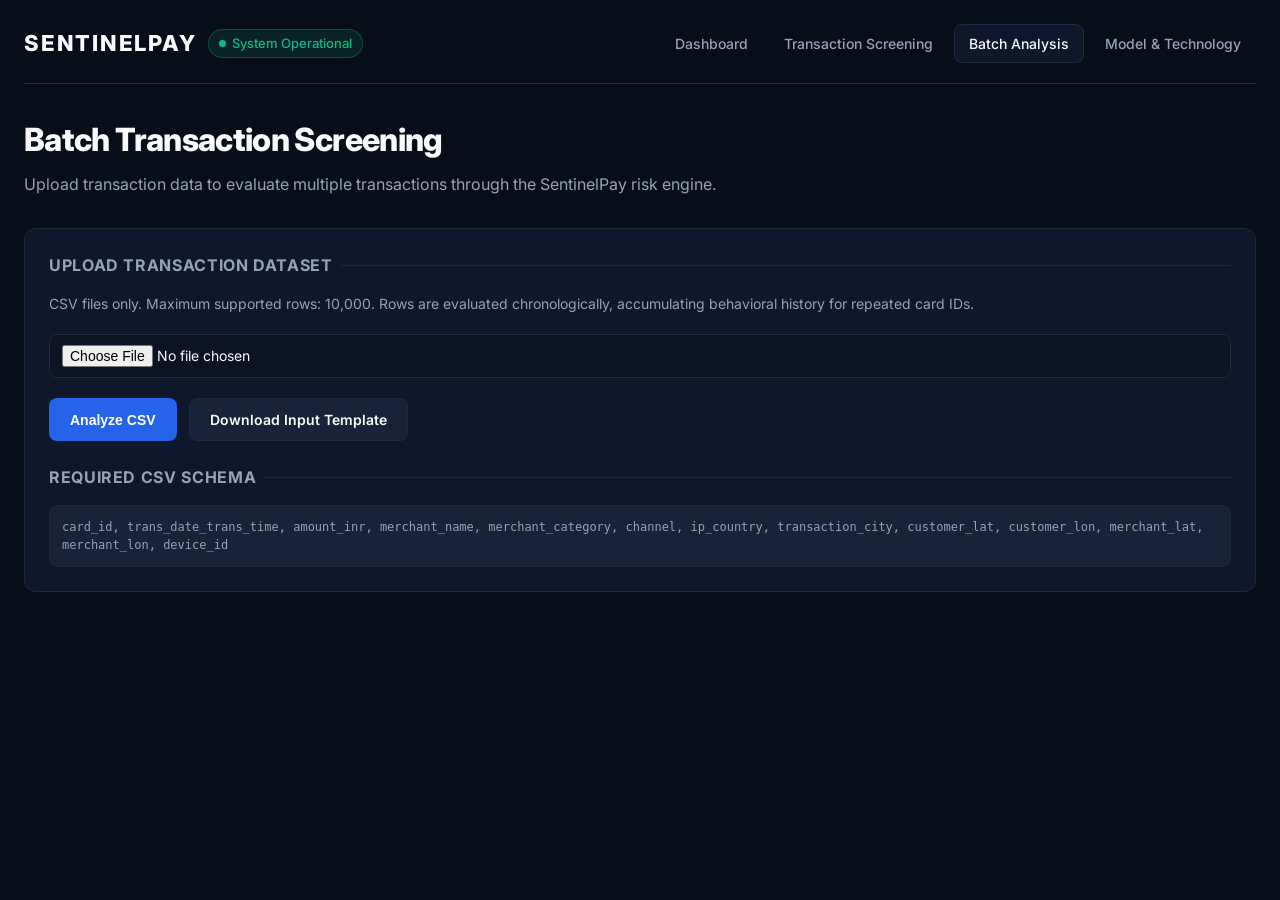
<file: templates/batch.html>
<!doctype html>
<html lang="en">
<head>
  <meta charset="utf-8">
  <meta name="viewport" content="width=device-width, initial-scale=1">
  <title>SentinelPay — Batch Transaction Screening</title>
  <link rel="stylesheet" href="/static/style.css">
</head>
<body>
  <div class="app-shell">
    <header class="nav-header">
      <div class="brand-block">
        <div class="brand-title">SENTINELPAY</div>
        <div class="status-badge"><span class="dot"></span> System Operational</div>
      </div>
      <nav class="main-nav">
        <a href="/">Dashboard</a>
        <a href="/screen">Transaction Screening</a>
        <a class="active" href="/batch">Batch Analysis</a>
        <a href="/model">Model &amp; Technology</a>
      </nav>
    </header>

    <main>
      <section class="hero">
        <h1>Batch Transaction Screening</h1>
        <p>Upload transaction data to evaluate multiple transactions through the SentinelPay risk engine.</p>
      </section>

      <section class="panel">
        <div class="section-title">Upload Transaction Dataset</div>
        <p style="color: var(--text-muted); font-size: 14px; margin-bottom: 20px;">
          CSV files only. Maximum supported rows: 10,000. Rows are evaluated chronologically, accumulating behavioral history for repeated card IDs.
        </p>

        <div class="field-group" style="margin-bottom: 20px;">
          <input id="csvFile" type="file" accept=".csv,text/csv">
        </div>

        <div class="form-actions" style="margin-top: 0;">
          <button id="analyzeBtn" class="btn btn-primary">Analyze CSV</button>
          <a class="btn btn-secondary" href="/api/template.csv">Download Input Template</a>
        </div>

        <div style="margin-top: 24px;">
          <div class="section-title">Required CSV Schema</div>
          <p style="font-family: monospace; font-size: 12px; color: var(--text-muted); background: var(--bg-card); padding: 12px; border-radius: 8px; border: 1px solid var(--border);">
            card_id, trans_date_trans_time, amount_inr, merchant_name, merchant_category, channel, ip_country, transaction_city, customer_lat, customer_lon, merchant_lat, merchant_lon, device_id
          </p>
        </div>
      </section>

      <section id="batchResult" class="panel hidden"></section>
    </main>
  </div>

  <script src="/static/batch.js"></script>
</body>
</html>
</file>
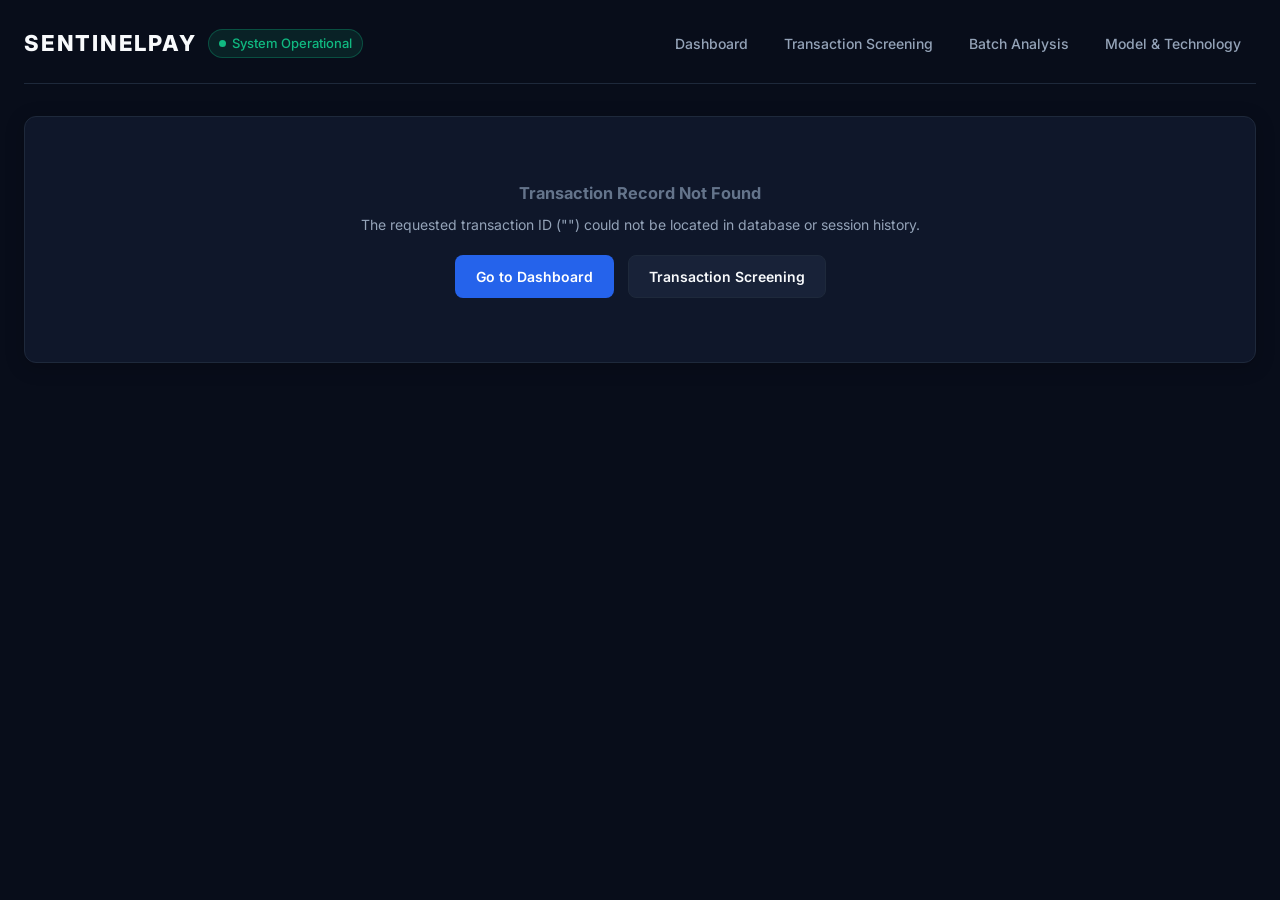
<file: templates/investigation.html>
<!doctype html>
<html lang="en">
<head>
  <meta charset="utf-8">
  <meta name="viewport" content="width=device-width, initial-scale=1">
  <title>SentinelPay — Transaction Investigation</title>
  <link rel="stylesheet" href="/static/style.css">
  <style>
    .report-card {
      background: var(--bg-panel);
      border: 1px solid var(--border);
      border-radius: 12px;
      padding: 32px;
      margin-bottom: 24px;
      box-shadow: 0 4px 20px rgba(0, 0, 0, 0.2);
    }
    
    .report-header {
      display: flex;
      justify-content: space-between;
      align-items: flex-start;
      padding-bottom: 20px;
      border-bottom: 1px solid var(--border);
      margin-bottom: 24px;
      gap: 16px;
      flex-wrap: wrap;
    }
    
    .report-brand {
      display: flex;
      align-items: center;
      gap: 14px;
    }
    
    .report-logo-icon {
      width: 44px;
      height: 44px;
      background: linear-gradient(135deg, #4f46e5, #2563eb);
      color: white;
      border-radius: 10px;
      display: flex;
      align-items: center;
      justify-content: center;
      font-size: 20px;
      font-weight: 800;
    }
    
    .report-brand-text h2 {
      font-size: 20px;
      font-weight: 800;
      letter-spacing: 0.05em;
      color: var(--text-main);
    }
    
    .report-brand-text p {
      font-size: 11px;
      font-weight: 700;
      letter-spacing: 0.08em;
      color: var(--text-muted);
      text-transform: uppercase;
    }
    
    .report-meta {
      font-size: 13px;
      color: var(--text-muted);
      line-height: 1.6;
      text-align: right;
    }
    
    .report-meta b {
      color: var(--text-main);
    }

    .executive-grid {
      display: grid;
      grid-template-columns: repeat(4, 1fr);
      gap: 16px;
      margin-bottom: 20px;
    }

    .executive-card {
      background: var(--bg-card);
      border: 1px solid var(--border);
      border-radius: 8px;
      padding: 16px;
      text-align: center;
    }

    .executive-card .lbl {
      font-size: 11px;
      font-weight: 700;
      letter-spacing: 0.06em;
      color: var(--text-muted);
      text-transform: uppercase;
      margin-bottom: 6px;
    }

    .executive-card .val {
      font-size: 22px;
      font-weight: 800;
      color: var(--text-main);
    }

    /* Risk indicator bar */
    .risk-bar-container {
      background: var(--bg-card);
      border: 1px solid var(--border);
      border-radius: 8px;
      padding: 16px 20px;
      margin-bottom: 32px;
    }

    .risk-bar-track {
      height: 12px;
      width: 100%;
      background: linear-gradient(to right, #10b981 0%, #10b981 40%, #f59e0b 40%, #f59e0b 70%, #ef4444 70%, #ef4444 100%);
      border-radius: 999px;
      position: relative;
    }

    .risk-bar-marker {
      position: absolute;
      top: -8px;
      width: 0;
      height: 0;
      border-left: 7px solid transparent;
      border-right: 7px solid transparent;
      border-top: 10px solid var(--text-main);
      transform: translateX(-50%);
      transition: left 0.3s ease;
    }

    /* Attributes two column table */
    .attr-grid {
      display: grid;
      grid-template-columns: 1fr 1fr;
      gap: 16px;
      margin-bottom: 32px;
    }

    .attr-table {
      width: 100%;
      border-collapse: collapse;
      background: var(--bg-card);
      border-radius: 8px;
      overflow: hidden;
      border: 1px solid var(--border);
    }

    .attr-table tr {
      border-bottom: 1px solid var(--border);
    }

    .attr-table tr:last-child {
      border-bottom: none;
    }

    .attr-table td {
      padding: 12px 16px;
      font-size: 13px;
    }

    .attr-table td.lbl {
      color: var(--text-muted);
      font-weight: 600;
      width: 45%;
      background: rgba(255, 255, 255, 0.02);
    }

    .attr-table td.val {
      color: var(--text-main);
      font-weight: 500;
    }

    @media (max-width: 800px) {
      .executive-grid { grid-template-columns: 1fr 1fr; }
      .attr-grid { grid-template-columns: 1fr; }
      .report-meta { text-align: left; }
    }
  </style>
</head>
<body>
  <div class="app-shell">
    <header class="nav-header">
      <div class="brand-block">
        <div class="brand-title">SENTINELPAY</div>
        <div class="status-badge"><span class="dot"></span> System Operational</div>
      </div>
      <nav class="main-nav">
        <a href="/">Dashboard</a>
        <a href="/screen">Transaction Screening</a>
        <a href="/batch">Batch Analysis</a>
        <a href="/model">Model &amp; Technology</a>
      </nav>
    </header>

    <main>
      <section class="report-card">
        <!-- Header Section -->
        <div class="report-header">
          <div class="report-brand">
            <div class="report-logo-icon">S</div>
            <div class="report-brand-text">
              <h2>SENTINELPAY AI</h2>
              <p>Fraud Investigation Report</p>
            </div>
          </div>
          
          <div class="report-meta">
            <div>Report ID: <b id="invReportId">Loading...</b></div>
            <div>Generated: <b id="invTimestamp">Loading...</b></div>
            <div>Engine: <b>XGBoost Classifier (Production)</b></div>
          </div>

          <div>
            <span id="invRiskBadge" class="badge-risk low">LOW RISK</span>
          </div>
        </div>

        <!-- Section 1: Executive Decision Summary -->
        <div class="section-title">1. Executive Decision Summary</div>
        
        <div class="executive-grid">
          <div class="executive-card">
            <div class="lbl">Model Decision</div>
            <div class="val" id="invDecision">—</div>
          </div>
          <div class="executive-card">
            <div class="lbl">Fraud Probability</div>
            <div class="val" id="invProbability">—</div>
          </div>
          <div class="executive-card">
            <div class="lbl">Risk Tier</div>
            <div class="val" id="invRiskTier">—</div>
          </div>
          <div class="executive-card">
            <div class="lbl">Recommended Action</div>
            <div class="val" id="invAction" style="font-size: 15px; font-weight: 800;">—</div>
          </div>
        </div>

        <!-- Risk Bar Indicator -->
        <div class="risk-bar-container">
          <div class="risk-bar-track">
            <div class="risk-bar-marker" id="riskMarker" style="left: 0%;"></div>
          </div>
        </div>

        <!-- Section 2: Transaction Attributes Summary -->
        <div class="section-title">2. Transaction Attributes Summary</div>
        
        <div class="attr-grid">
          <table class="attr-table">
            <tbody>
              <tr>
                <td class="lbl">Transaction ID</td>
                <td class="val" id="invTxId">—</td>
              </tr>
              <tr>
                <td class="lbl">Merchant Name</td>
                <td class="val" id="invMerchant">—</td>
              </tr>
              <tr>
                <td class="lbl">Customer Account ID</td>
                <td class="val" id="invCardId">—</td>
              </tr>
              <tr>
                <td class="lbl">Transaction Location</td>
                <td class="val" id="invLocation">—</td>
              </tr>
            </tbody>
          </table>

          <table class="attr-table">
            <tbody>
              <tr>
                <td class="lbl">Transaction Amount</td>
                <td class="val" id="invAmount">—</td>
              </tr>
              <tr>
                <td class="lbl">Category</td>
                <td class="val" id="invCategory">—</td>
              </tr>
              <tr>
                <td class="lbl">Transaction Timestamp</td>
                <td class="val" id="invTxTimestamp">—</td>
              </tr>
              <tr>
                <td class="lbl">Investigation Priority</td>
                <td class="val" id="invPriority">—</td>
              </tr>
            </tbody>
          </table>
        </div>

        <!-- Section 3: Investigation Report Action -->
        <div style="display: flex; justify-content: flex-start; gap: 12px; margin-top: 16px;">
          <button id="downloadPdfBtn" class="btn btn-primary">Download Investigation Report</button>
          <a href="/" class="btn btn-secondary">Back to Dashboard</a>
        </div>
      </section>
    </main>
  </div>

  <script>
    let currentTxData = null;

    function getQueryParam(param) {
      const urlParams = new URLSearchParams(window.location.search);
      return urlParams.get(param);
    }

    function formatShortDecision(dec, riskLevel) {
      const d = String(dec || '').toUpperCase();
      const r = String(riskLevel || '').toUpperCase();
      if (r === 'HIGH' || d.includes('FRAUD') || d.includes('HIGH') || d.includes('BLOCK')) return 'FRAUD';
      if (r === 'MEDIUM' || d.includes('SUSPICIOUS') || d.includes('MEDIUM') || d.includes('STEP')) return 'SUSPICIOUS';
      return 'GENUINE';
    }

    async function loadInvestigationData() {
      const txId = getQueryParam('id');
      
      if (txId) {
        // 1. Try API fetch
        try {
          const res = await fetch(`/api/transaction/${encodeURIComponent(txId)}`);
          const data = await res.json();
          if (data.ok && data.result) {
            currentTxData = data.result;
            renderInvestigation(currentTxData);
            return;
          }
        } catch (e) {
          console.warn('API lookup failed', e);
        }

        // 2. Try localStorage session history match
        try {
          const history = JSON.parse(localStorage.getItem('sentinelpay_session_history') || '[]');
          const match = history.find(r => 
            r.transaction_id === txId || 
            r.card_id === txId || 
            (r.transaction_id && txId.includes(r.transaction_id)) ||
            (r.card_id && txId.includes(r.card_id))
          );
          if (match) {
            currentTxData = match;
            renderInvestigation(currentTxData);
            return;
          }
        } catch (e) {}

        // 3. Try sessionStorage last_analysis match
        try {
          const lastTx = JSON.parse(sessionStorage.getItem('sentinelpay_last_analysis') || 'null');
          if (lastTx && (lastTx.transaction_id === txId || lastTx.card_id === txId)) {
            currentTxData = lastTx;
            renderInvestigation(currentTxData);
            return;
          }
        } catch (e) {}
      } else {
        // No ID param, try last analyzed transaction
        try {
          const lastTx = JSON.parse(sessionStorage.getItem('sentinelpay_last_analysis') || 'null');
          if (lastTx) {
            currentTxData = lastTx;
            renderInvestigation(currentTxData);
            return;
          }
        } catch (e) {}
      }

      // Empty state if transaction not found anywhere
      document.querySelector('.report-card').innerHTML = `
        <div class="empty-state">
          <h3>Transaction Record Not Found</h3>
          <p style="margin-top: 8px; color: var(--text-muted);">The requested transaction ID ("${txId || ''}") could not be located in database or session history.</p>
          <div style="margin-top: 20px;">
            <a href="/" class="btn btn-primary">Go to Dashboard</a>
            <a href="/screen" class="btn btn-secondary" style="margin-left: 10px;">Transaction Screening</a>
          </div>
        </div>
      `;
    }

    function renderInvestigation(data) {
      const txId = data.transaction_id || ('TXN-' + (data.card_id || 'DEMO'));
      const reportId = txId.startsWith('REP-') ? txId : ('REP-' + txId);
      const timestamp = data.trans_date_trans_time || data.created_at || new Date().toLocaleString();
      const prob = data.ml_fraud_probability != null ? Number(data.ml_fraud_probability) : 0.0;
      const probPct = (prob * 100).toFixed(2) + '%';
      const opScore = data.operational_risk_score != null ? Number(data.operational_risk_score) : (prob * 100);
      let riskLevel = (data.risk_level || '').toUpperCase();
      if (!riskLevel) {
        if (opScore >= 70) riskLevel = 'HIGH';
        else if (opScore >= 40) riskLevel = 'MEDIUM';
        else riskLevel = 'LOW';
      }
      const shortDec = formatShortDecision(data.decision, riskLevel);
      const amount = data.amount_inr != null ? Number(data.amount_inr) : 0.0;
      const priority = riskLevel === 'HIGH' ? 'Critical' : (riskLevel === 'MEDIUM' ? 'Elevated' : 'Standard');
      const location = (data.transaction_city || 'Hyderabad') + (data.ip_country ? (', ' + data.ip_country) : '');

      document.getElementById('invReportId').textContent = reportId;
      document.getElementById('invTimestamp').textContent = timestamp;
      document.getElementById('invTxId').textContent = txId;
      document.getElementById('invMerchant').textContent = data.merchant_name || 'N/A';
      document.getElementById('invCardId').textContent = data.card_id || 'N/A';
      document.getElementById('invLocation').textContent = location;
      document.getElementById('invAmount').textContent = '₹' + amount.toLocaleString('en-IN', { minimumFractionDigits: 2, maximumFractionDigits: 2 });
      document.getElementById('invCategory').textContent = data.merchant_category || 'N/A';
      document.getElementById('invTxTimestamp').textContent = data.trans_date_trans_time || 'N/A';
      document.getElementById('invPriority').textContent = priority;

      let actionText = (data.recommended_action || '').toUpperCase();
      let actionColor = 'var(--low-green)';
      if (riskLevel === 'HIGH' || actionText.includes('BLOCK')) {
        actionText = 'BLOCK';
        actionColor = 'var(--high-red)';
      } else if (riskLevel === 'MEDIUM' || actionText.includes('STEP-UP') || actionText.includes('REVIEW')) {
        actionText = 'STEP-UP AUTHENTICATION';
        actionColor = 'var(--med-amber)';
      } else {
        actionText = 'ALLOW';
        actionColor = 'var(--low-green)';
      }

      document.getElementById('invDecision').textContent = shortDec;
      document.getElementById('invProbability').textContent = probPct;
      document.getElementById('invRiskTier').textContent = riskLevel;
      
      const actionEl = document.getElementById('invAction');
      if (actionEl) {
        actionEl.innerHTML = `<span style="color: ${actionColor}; font-weight: 800; font-size: 14px;">${actionText}</span>`;
      }

      const badge = document.getElementById('invRiskBadge');
      badge.textContent = riskLevel + ' RISK';
      badge.className = 'badge-risk ' + riskLevel.toLowerCase();

      // Position risk bar marker based on Operational Risk Score (0-100 scale)
      const markerPos = Math.max(0, Math.min(100, opScore));
      document.getElementById('riskMarker').style.left = markerPos + '%';
    }

    document.getElementById('downloadPdfBtn').addEventListener('click', async () => {
      if (!currentTxData) {
        alert('No transaction data available for PDF generation.');
        return;
      }
      try {
        const btn = document.getElementById('downloadPdfBtn');
        btn.disabled = true;
        btn.textContent = 'Generating PDF…';

        const res = await fetch('/api/report', {
          method: 'POST',
          headers: { 'Content-Type': 'application/json' },
          body: JSON.stringify(currentTxData)
        });

        if (!res.ok) {
          const errData = await res.json();
          throw new Error(errData.error || 'PDF Generation failed');
        }

        const blob = await res.blob();
        const url = URL.createObjectURL(blob);
        const a = document.createElement('a');
        a.href = url;
        const txId = currentTxData.transaction_id || 'TXN';
        a.download = `sentinelpay_report_${txId}.pdf`;
        document.body.appendChild(a);
        a.click();
        document.body.removeChild(a);
        URL.revokeObjectURL(url);

        btn.disabled = false;
        btn.textContent = 'Download Investigation Report';
      } catch (err) {
        alert('PDF Generation error: ' + err.message);
        const btn = document.getElementById('downloadPdfBtn');
        btn.disabled = false;
        btn.textContent = 'Download Investigation Report';
      }
    });

    document.addEventListener('DOMContentLoaded', loadInvestigationData);
  </script>
</body>
</html>
</file>
<file: static/style.css>
@import url('https://fonts.googleapis.com/css2?family=Inter:wght@300;400;500;600;700;800&display=swap');

:root {
  --bg-dark: #080d1a;
  --bg-panel: #0f172a;
  --bg-card: #182238;
  --bg-input: #0b1324;
  --border: #1e293b;
  --border-focus: #3b82f6;
  --text-main: #f8fafc;
  --text-muted: #94a3b8;
  --text-dim: #64748b;
  --primary: #2563eb;
  --primary-hover: #1d4ed8;
  --accent: #38bdf8;
  
  --low-green: #10b981;
  --low-bg: rgba(16, 185, 129, 0.12);
  --low-border: rgba(16, 185, 129, 0.3);
  
  --med-amber: #f59e0b;
  --med-bg: rgba(245, 158, 11, 0.12);
  --med-border: rgba(245, 158, 11, 0.3);
  
  --high-red: #ef4444;
  --high-bg: rgba(239, 68, 68, 0.12);
  --high-border: rgba(239, 68, 68, 0.3);
}

* {
  box-sizing: border-box;
  margin: 0;
  padding: 0;
}

body {
  background-color: var(--bg-dark);
  color: var(--text-main);
  font-family: 'Inter', -apple-system, BlinkMacSystemFont, 'Segoe UI', Roboto, sans-serif;
  line-height: 1.5;
  -webkit-font-smoothing: antialiased;
}

.app-shell {
  max-width: 1280px;
  margin: 0 auto;
  padding: 24px 24px 80px;
}

/* Header & Navigation */
header.nav-header {
  display: flex;
  justify-content: space-between;
  align-items: center;
  gap: 20px;
  padding-bottom: 20px;
  border-bottom: 1px solid var(--border);
  margin-bottom: 32px;
}

.brand-block {
  display: flex;
  align-items: center;
  gap: 12px;
}

.brand-title {
  font-size: 22px;
  font-weight: 800;
  letter-spacing: 0.08em;
  color: var(--text-main);
}

.status-badge {
  display: inline-flex;
  align-items: center;
  gap: 6px;
  font-size: 13px;
  font-weight: 500;
  color: var(--low-green);
  background: var(--low-bg);
  border: 1px solid var(--low-border);
  padding: 4px 10px;
  border-radius: 999px;
}

.dot {
  width: 7px;
  height: 7px;
  background: var(--low-green);
  border-radius: 50%;
  display: inline-block;
}

nav.main-nav {
  display: flex;
  gap: 6px;
}

nav.main-nav a {
  color: var(--text-muted);
  text-decoration: none;
  font-size: 14px;
  font-weight: 500;
  padding: 8px 14px;
  border-radius: 8px;
  transition: all 0.15s ease;
  border: 1px solid transparent;
}

nav.main-nav a:hover {
  color: var(--text-main);
  background: rgba(255, 255, 255, 0.05);
}

nav.main-nav a.active {
  color: var(--text-main);
  background: var(--bg-panel);
  border-color: var(--border);
}

/* Page Hero */
.hero {
  margin-bottom: 32px;
}

.hero h1 {
  font-size: 32px;
  font-weight: 800;
  letter-spacing: -0.02em;
  margin-bottom: 8px;
  color: var(--text-main);
}

.hero p {
  font-size: 16px;
  color: var(--text-muted);
  max-width: 800px;
}

/* Panels & Cards */
.panel {
  background: var(--bg-panel);
  border: 1px solid var(--border);
  border-radius: 12px;
  padding: 24px;
  margin-bottom: 24px;
}

.section-title {
  font-size: 16px;
  font-weight: 700;
  letter-spacing: 0.04em;
  text-transform: uppercase;
  color: var(--text-muted);
  margin-bottom: 16px;
  display: flex;
  align-items: center;
  gap: 8px;
}

.section-title::after {
  content: '';
  flex: 1;
  height: 1px;
  background: var(--border);
}

/* KPI Cards Grid */
.kpi-grid {
  display: grid;
  grid-template-columns: repeat(auto-fit, minmax(180px, 1fr));
  gap: 16px;
  margin-bottom: 24px;
}

.kpi-card {
  background: var(--bg-card);
  border: 1px solid var(--border);
  border-radius: 10px;
  padding: 16px 20px;
}

.kpi-card .label {
  font-size: 13px;
  color: var(--text-muted);
  font-weight: 500;
  margin-bottom: 6px;
}

.kpi-card .value {
  font-size: 24px;
  font-weight: 700;
  color: var(--text-main);
}

.kpi-card .value.low { color: var(--low-green); }
.kpi-card .value.med { color: var(--med-amber); }
.kpi-card .value.high { color: var(--high-red); }

/* Form Elements */
.form-grid {
  display: grid;
  grid-template-columns: repeat(3, minmax(0, 1fr));
  gap: 16px;
}

.field-group {
  display: flex;
  flex-direction: column;
  gap: 6px;
}

.field-group label {
  font-size: 13px;
  font-weight: 600;
  color: var(--text-muted);
}

input, select {
  width: 100%;
  background: var(--bg-input);
  color: var(--text-main);
  border: 1px solid var(--border);
  border-radius: 8px;
  padding: 10px 12px;
  font-size: 14px;
  font-family: inherit;
  outline: none;
  transition: border-color 0.15s ease;
}

input:focus, select:focus {
  border-color: var(--border-focus);
}

.form-actions {
  display: flex;
  gap: 12px;
  margin-top: 24px;
}

/* Buttons */
.btn {
  display: inline-flex;
  align-items: center;
  justify-content: center;
  gap: 8px;
  padding: 10px 20px;
  border-radius: 8px;
  font-size: 14px;
  font-weight: 600;
  cursor: pointer;
  border: 1px solid transparent;
  text-decoration: none;
  transition: background 0.15s ease;
}

.btn-primary {
  background: var(--primary);
  color: white;
}

.btn-primary:hover {
  background: var(--primary-hover);
}

.btn-secondary {
  background: var(--bg-card);
  color: var(--text-main);
  border-color: var(--border);
}

.btn-secondary:hover {
  background: rgba(255, 255, 255, 0.08);
}

/* Results Display */
.result-header {
  display: flex;
  justify-content: space-between;
  align-items: center;
  margin-bottom: 20px;
}

.decision-title {
  font-size: 24px;
  font-weight: 800;
}

.badge-risk {
  font-size: 13px;
  font-weight: 700;
  padding: 6px 14px;
  border-radius: 999px;
  text-transform: uppercase;
  letter-spacing: 0.05em;
}

.badge-risk.low { background: var(--low-bg); color: var(--low-green); border: 1px solid var(--low-border); }
.badge-risk.medium { background: var(--med-bg); color: var(--med-amber); border: 1px solid var(--med-border); }
.badge-risk.high { background: var(--high-bg); color: var(--high-red); border: 1px solid var(--high-border); }

.reason-item {
  padding: 10px 14px;
  background: var(--bg-card);
  border-left: 3px solid var(--primary);
  border-radius: 4px;
  font-size: 14px;
  margin-bottom: 8px;
}

/* Tables */
.table-container {
  overflow-x: auto;
  border: 1px solid var(--border);
  border-radius: 8px;
}

table {
  width: 100%;
  border-collapse: collapse;
  font-size: 13px;
  text-align: left;
}

th {
  background: var(--bg-card);
  color: var(--text-muted);
  font-weight: 600;
  padding: 12px 14px;
  border-bottom: 1px solid var(--border);
}

td {
  padding: 12px 14px;
  border-bottom: 1px solid var(--border);
}

tr:last-child td {
  border-bottom: none;
}

/* Timeline / Pipeline */
.pipeline-flow {
  display: flex;
  align-items: center;
  justify-content: space-between;
  gap: 8px;
  overflow-x: auto;
  padding: 20px 0;
}

.pipeline-node {
  background: var(--bg-card);
  border: 1px solid var(--border);
  padding: 12px 16px;
  border-radius: 8px;
  font-size: 13px;
  font-weight: 600;
  text-align: center;
  white-space: nowrap;
}

.pipeline-arrow {
  color: var(--text-dim);
  font-weight: 700;
}

/* Utility */
.hidden { display: none !important; }
.empty-state { text-align: center; color: var(--text-dim); padding: 32px; font-size: 14px; }

@media (max-width: 900px) {
  .form-grid { grid-template-columns: 1fr 1fr; }
  header.nav-header { flex-direction: column; align-items: flex-start; }
}

@media (max-width: 600px) {
  .form-grid { grid-template-columns: 1fr; }
}
</file>
